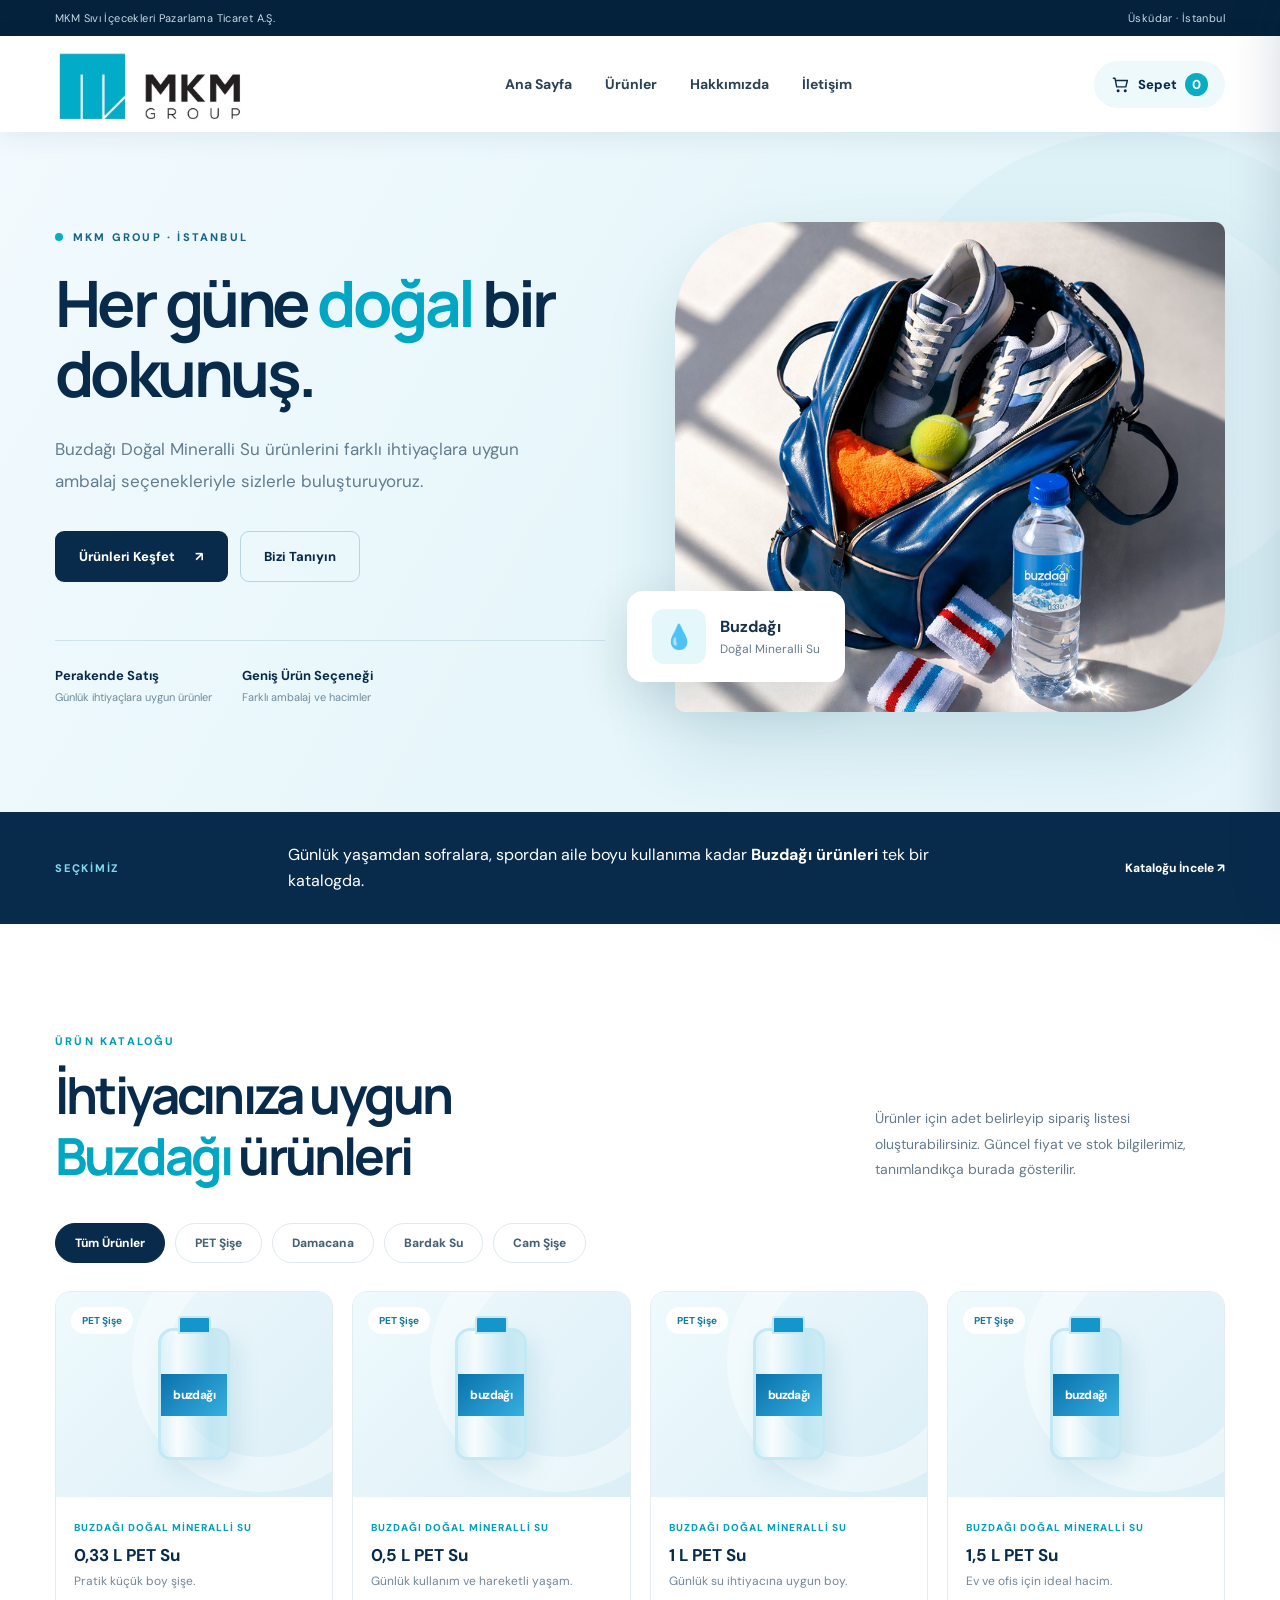
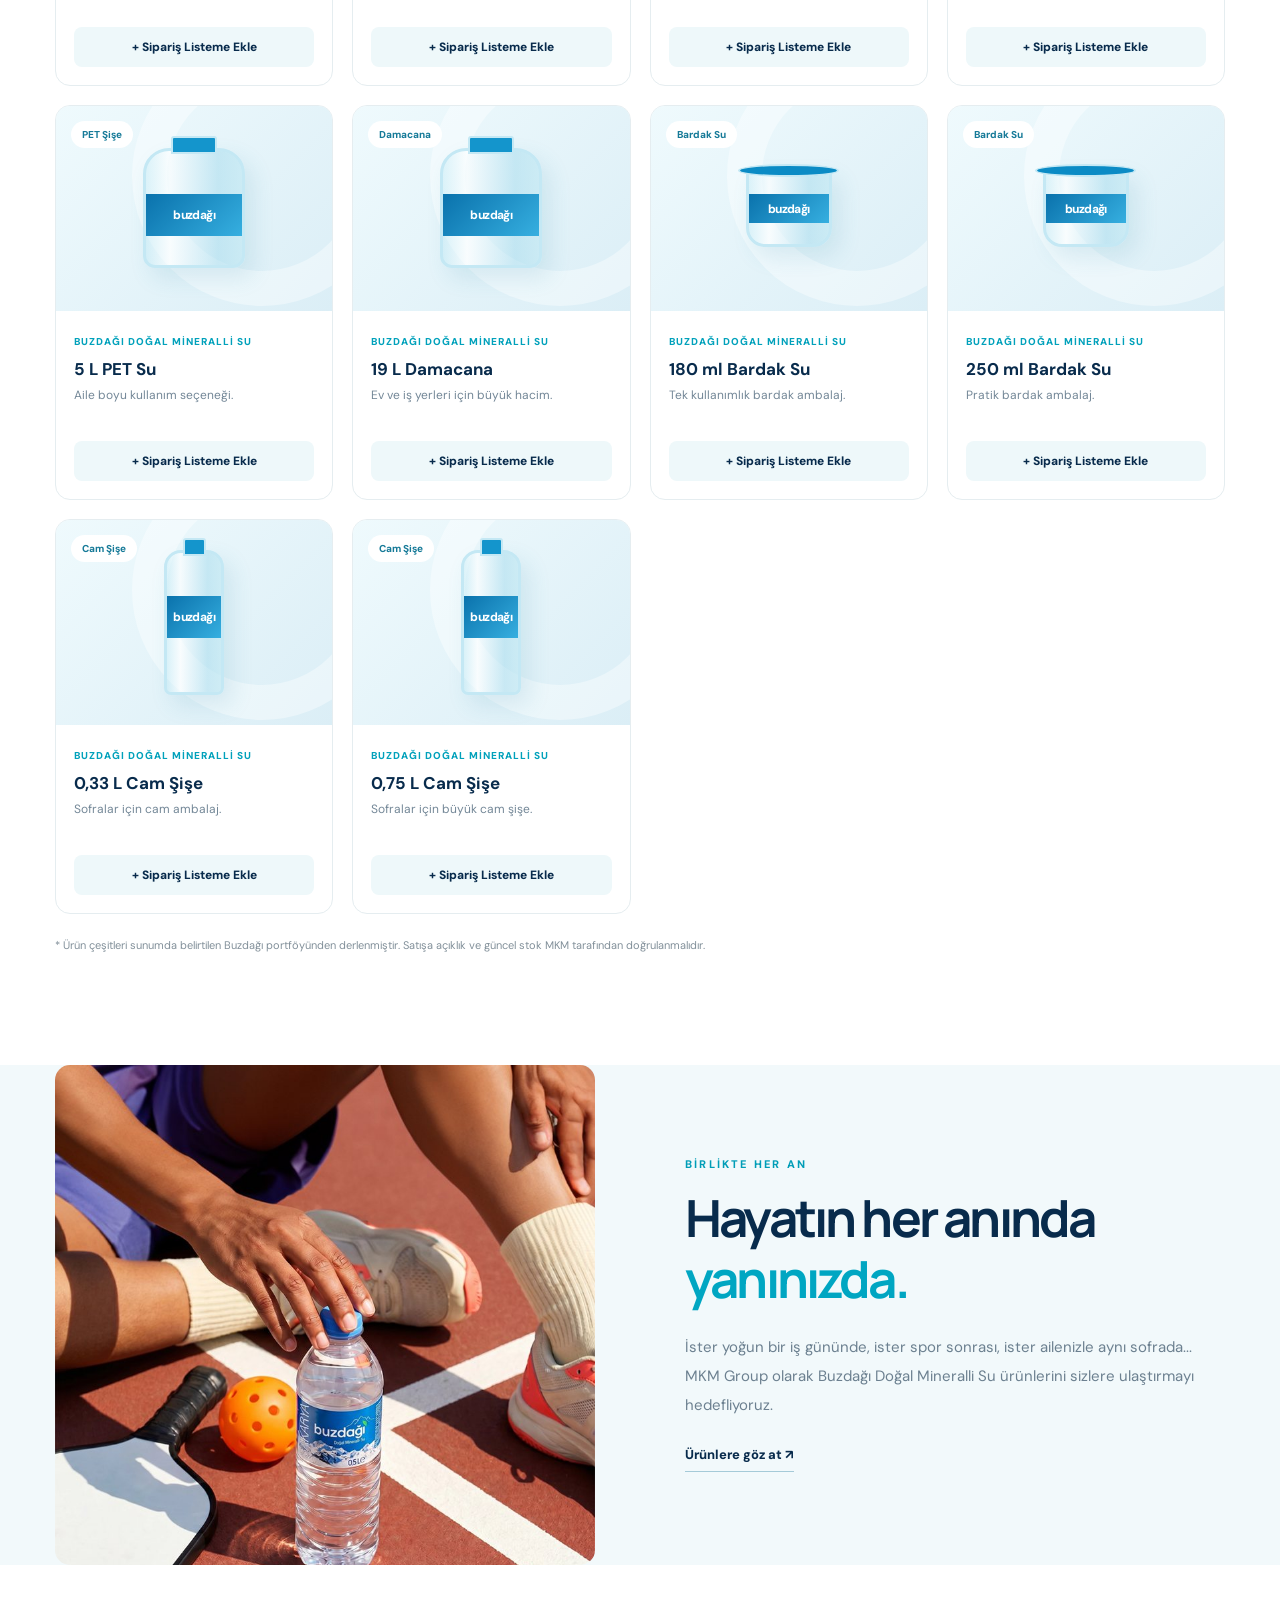
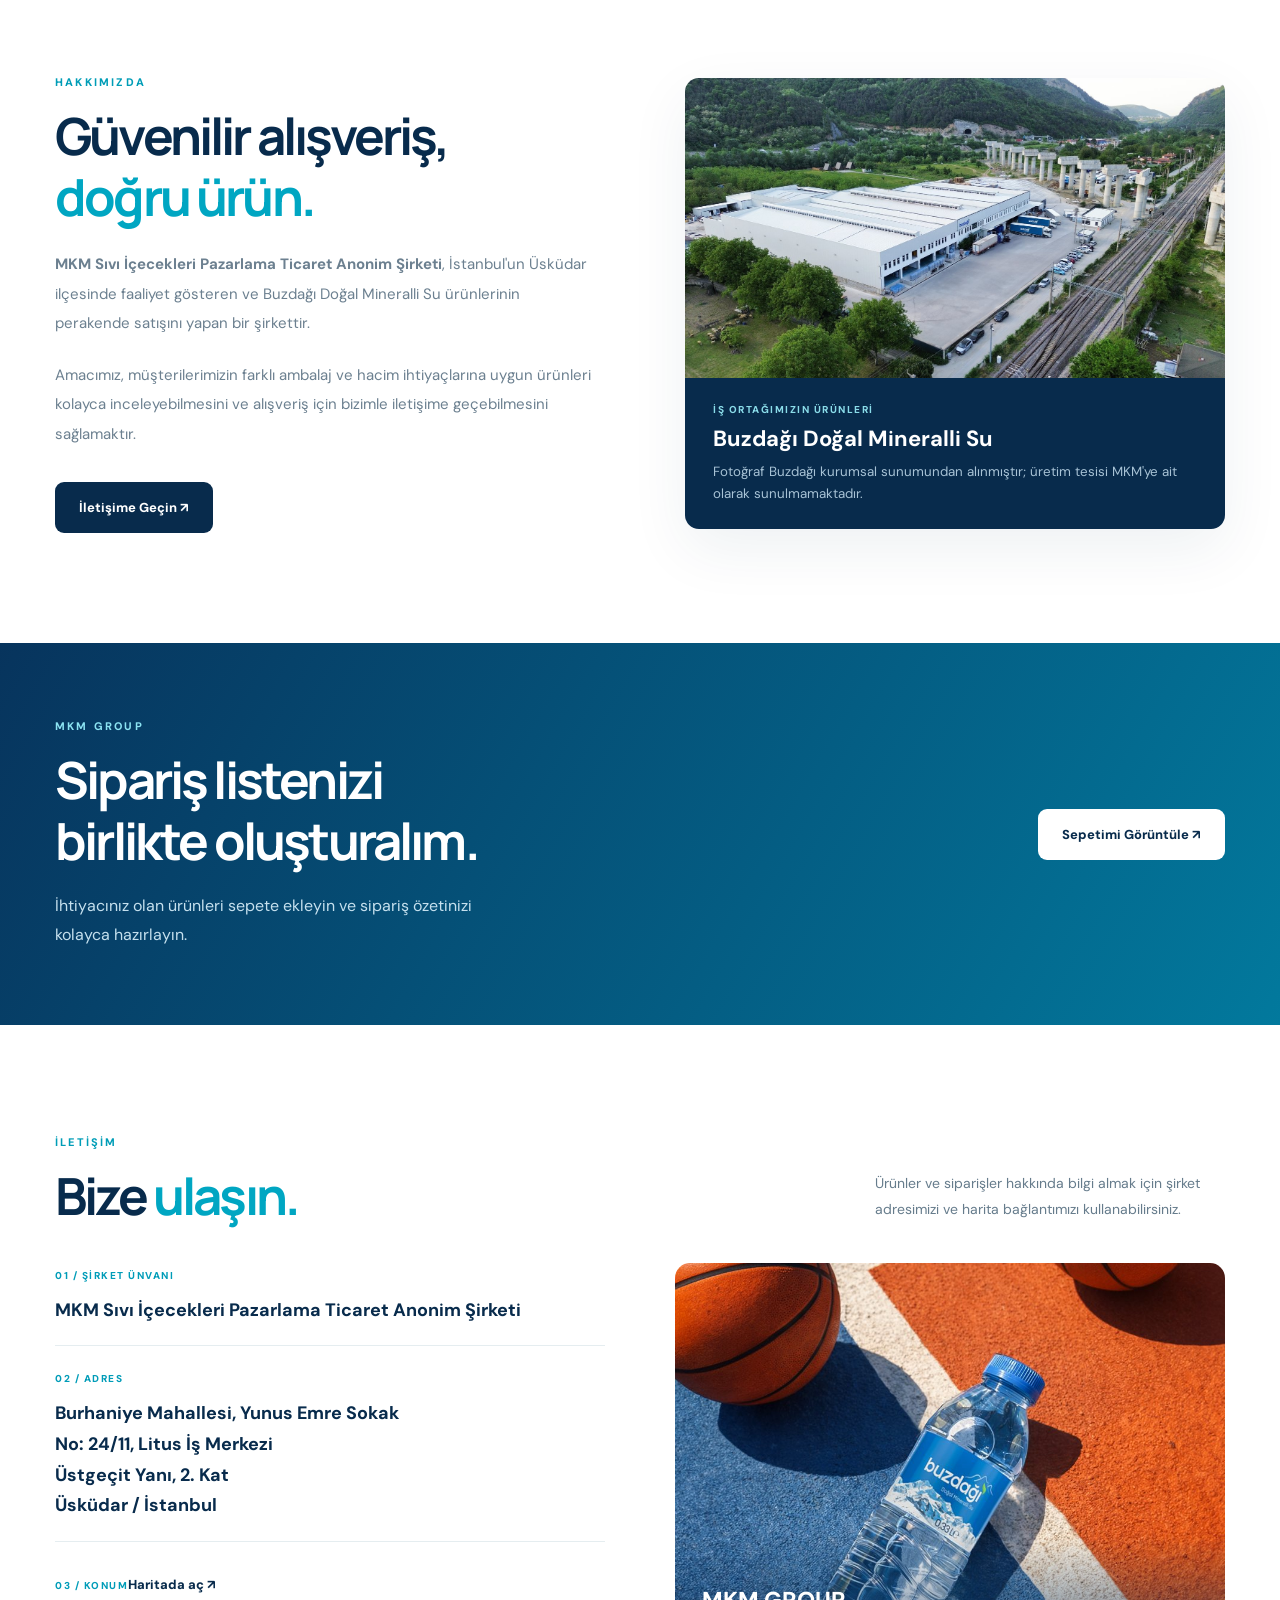
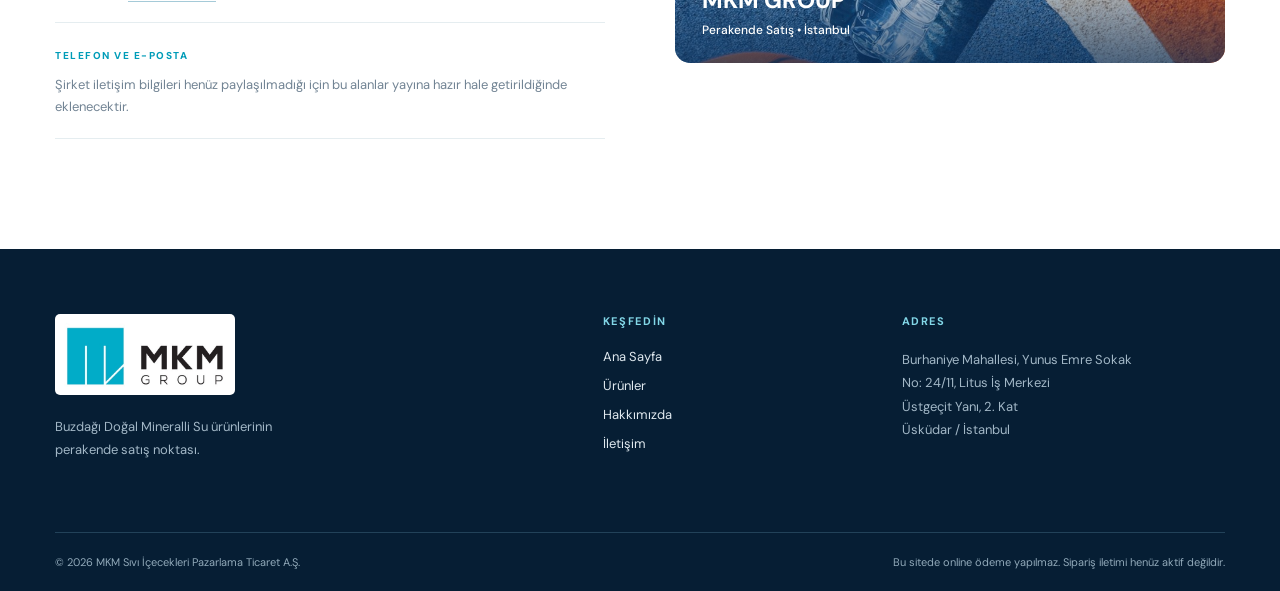
<file: index.html>
<!doctype html><html lang="tr"><head><meta charset="UTF-8"><meta name="viewport" content="width=device-width, initial-scale=1"><meta name="theme-color" content="#08335b"><meta name="description" content="MKM Sıvı İçecekleri Pazarlama Ticaret A.Ş. — Buzdağı Doğal Mineralli Su ürünleri perakende satış kataloğu. MKM Sıvı İçecekleri, Üsküdar / İstanbul."><title>MKM Sıvı İçecekleri | Buzdağı Doğal Mineralli Su</title><link rel="stylesheet" href="style.css"></head><body>
<div class="topbar"><div class="container">MKM Sıvı İçecekleri Pazarlama Ticaret A.Ş. <span>Üsküdar · İstanbul</span></div></div>
<header class="site-header"><div class="container nav"><a href="#anasayfa" class="logo" aria-label="MKM Group anasayfa"><img src="assets/mkm-logo.png" alt="MKM Group"></a><nav id="navigation"><a href="#anasayfa">Ana Sayfa</a><a href="#urunler">Ürünler</a><a href="#hakkimizda">Hakkımızda</a><a href="#iletisim">İletişim</a></nav><div class="nav-actions"><button class="cart-button" id="cartToggle" aria-label="Sepeti aç"><svg viewBox="0 0 24 24"><path d="M3 4h2l2.2 11h11.5l2-8H6M9 21a1 1 0 1 1 0-2 1 1 0 0 1 0 2m9 0a1 1 0 1 1 0-2 1 1 0 0 1 0 2"/></svg> Sepet <span id="cartCount">0</span></button><button class="menu-toggle" id="menuToggle" aria-label="Menüyü aç">☰</button></div></div></header>
<main><section id="anasayfa" class="hero"><div class="container hero-grid"><div class="hero-copy"><div class="eyebrow"><span class="dot"></span> MKM GROUP · İSTANBUL</div><h1>Her güne <em>doğal</em> bir dokunuş.</h1><p>Buzdağı Doğal Mineralli Su ürünlerini farklı ihtiyaçlara uygun ambalaj seçenekleriyle sizlerle buluşturuyoruz.</p><div class="hero-actions"><a class="btn primary" href="#urunler">Ürünleri Keşfet <span>↗</span></a><a class="btn outline" href="#hakkimizda">Bizi Tanıyın</a></div><div class="trust-row"><div><b>Perakende Satış</b><small>Günlük ihtiyaçlara uygun ürünler</small></div><div><b>Geniş Ürün Seçeneği</b><small>Farklı ambalaj ve hacimler</small></div></div></div><div class="hero-visual"><img src="assets/aktif-yasam.jpg" alt="Buzdağı su ve aktif yaşam"><div class="floating-tag"><span>💧</span><div><strong>Buzdağı</strong><small>Doğal Mineralli Su</small></div></div></div></div><span class="hero-orb" aria-hidden="true"></span></section>
<section class="intro-band"><div class="container intro-inner"><span>SEÇKİMİZ</span><p>Günlük yaşamdan sofralara, spordan aile boyu kullanıma kadar <b>Buzdağı ürünleri</b> tek bir katalogda.</p><a href="#urunler">Kataloğu İncele ↗</a></div></section>
<section id="urunler" class="section catalog"><div class="container"><div class="section-head"><div><div class="eyebrow turquoise">ÜRÜN KATALOĞU</div><h2>İhtiyacınıza uygun<br><em>Buzdağı</em> ürünleri</h2></div><p>Ürünler için adet belirleyip sipariş listesi oluşturabilirsiniz. Güncel fiyat ve stok bilgilerimiz, tanımlandıkça burada gösterilir.</p></div><div class="filters" role="group" aria-label="Ürün kategorileri"><button class="filter active" data-filter="all">Tüm Ürünler</button><button class="filter" data-filter="pet">PET Şişe</button><button class="filter" data-filter="damacana">Damacana</button><button class="filter" data-filter="bardak">Bardak Su</button><button class="filter" data-filter="cam">Cam Şişe</button></div><div id="productGrid" class="product-grid"></div><p class="note">* Ürün çeşitleri sunumda belirtilen Buzdağı portföyünden derlenmiştir. Satışa açıklık ve güncel stok MKM tarafından doğrulanmalıdır.</p></div></section>
<section class="feature" id="marka"><div class="container feature-grid"><div class="feature-image"><img src="assets/spor-su.jpg" alt="Buzdağı su ile spor yapan kişiler"></div><div class="feature-copy"><div class="eyebrow turquoise">BİRLİKTE HER AN</div><h2>Hayatın her anında <em>yanınızda.</em></h2><p>İster yoğun bir iş gününde, ister spor sonrası, ister ailenizle aynı sofrada... MKM Group olarak Buzdağı Doğal Mineralli Su ürünlerini sizlere ulaştırmayı hedefliyoruz.</p><a class="text-link" href="#urunler">Ürünlere göz at <span>↗</span></a></div></div></section>
<section id="hakkimizda" class="section about"><div class="container about-grid"><div><div class="eyebrow turquoise">HAKKIMIZDA</div><h2>Güvenilir alışveriş,<br><em>doğru ürün.</em></h2><p><strong>MKM Sıvı İçecekleri Pazarlama Ticaret Anonim Şirketi</strong>, İstanbul'un Üsküdar ilçesinde faaliyet gösteren ve Buzdağı Doğal Mineralli Su ürünlerinin perakende satışını yapan bir şirkettir.</p><p>Amacımız, müşterilerimizin farklı ambalaj ve hacim ihtiyaçlarına uygun ürünleri kolayca inceleyebilmesini ve alışveriş için bizimle iletişime geçebilmesini sağlamaktır.</p><a class="btn primary" href="#iletisim">İletişime Geçin ↗</a></div><div class="about-card"><img src="assets/tesis.jpg" alt="Buzdağı üretim tesisinden görünüm"><div class="about-card-foot"><span>İŞ ORTAĞIMIZIN ÜRÜNLERİ</span><strong>Buzdağı Doğal Mineralli Su</strong><small>Fotoğraf Buzdağı kurumsal sunumundan alınmıştır; üretim tesisi MKM'ye ait olarak sunulmamaktadır.</small></div></div></div></section>
<section class="cta"><div class="container cta-inner"><div><div class="eyebrow light">MKM GROUP</div><h2>Sipariş listenizi<br>birlikte oluşturalım.</h2><p>İhtiyacınız olan ürünleri sepete ekleyin ve sipariş özetinizi kolayca hazırlayın.</p></div><button class="btn white" id="ctaCart">Sepetimi Görüntüle ↗</button></div></section>
<section id="iletisim" class="section contact"><div class="container"><div class="section-head"><div><div class="eyebrow turquoise">İLETİŞİM</div><h2>Bize <em>ulaşın.</em></h2></div><p>Ürünler ve siparişler hakkında bilgi almak için şirket adresimizi ve harita bağlantımızı kullanabilirsiniz.</p></div><div class="contact-grid"><div class="contact-info"><div class="contact-item"><span>01 / ŞİRKET ÜNVANI</span><h3>MKM Sıvı İçecekleri Pazarlama Ticaret Anonim Şirketi</h3></div><div class="contact-item"><span>02 / ADRES</span><h3>Burhaniye Mahallesi, Yunus Emre Sokak<br>No: 24/11, Litus İş Merkezi<br>Üstgeçit Yanı, 2. Kat<br>Üsküdar / İstanbul</h3></div><div class="contact-item"><span>03 / KONUM</span><a class="text-link" href="https://www.google.com/maps/search/?api=1&amp;query=Burhaniye+Mahallesi+Yunus+Emre+Sokak+No+24%2F11+Litus+Is+Merkezi+Uskudar+Istanbul" target="_blank" rel="noopener">Haritada aç ↗</a></div><div class="contact-item muted"><span>TELEFON VE E-POSTA</span><p>Şirket iletişim bilgileri henüz paylaşılmadığı için bu alanlar yayına hazır hale getirildiğinde eklenecektir.</p></div></div><div class="contact-photo"><img src="assets/basketbol.jpg" alt="Buzdağı doğal mineralli su ürün fotoğrafı"><div class="contact-photo-label">MKM GROUP <small>Perakende Satış • İstanbul</small></div></div></div></div></section></main>
<footer><div class="container footer-grid"><div><img class="footer-logo" src="assets/mkm-logo.png" alt="MKM Group"><p>Buzdağı Doğal Mineralli Su ürünlerinin perakende satış noktası.</p></div><div><strong>KEŞFEDİN</strong><a href="#anasayfa">Ana Sayfa</a><a href="#urunler">Ürünler</a><a href="#hakkimizda">Hakkımızda</a><a href="#iletisim">İletişim</a></div><div><strong>ADRES</strong><p>Burhaniye Mahallesi, Yunus Emre Sokak<br>
No: 24/11, Litus İş Merkezi<br>
Üstgeçit Yanı, 2. Kat<br>
Üsküdar / İstanbul</p></div></div><div class="container footer-bottom"><span>© <span id="year"></span> MKM Sıvı İçecekleri Pazarlama Ticaret A.Ş.</span><span>Bu sitede online ödeme yapılmaz. Sipariş iletimi henüz aktif değildir.</span></div></footer>
<div class="scrim" id="scrim" hidden></div><aside class="cart-drawer" id="cartDrawer" aria-label="Sipariş sepeti" aria-hidden="true"><div class="cart-head"><div><small>MKM GROUP</small><h2>Sipariş Listem</h2></div><button id="cartClose" aria-label="Sepeti kapat">✕</button></div><div class="cart-lines" id="cartLines"></div><div class="cart-footer"><p>Bu sepet fiyat hesaplamaz; MKM'ye otomatik sipariş göndermez.</p><button class="btn primary wide" id="copyOrder">Sipariş Listesini Kopyala</button><button class="btn outline wide" id="downloadOrder">Listeyi TXT Olarak Kaydet</button><span class="copy-state" id="copyState" role="status"></span></div></aside>
<script src="config.js"></script><script src="app.js"></script></body></html>
</file>
<file: style.css>
@import url('https://fonts.googleapis.com/css2?family=DM+Sans:wght@400;500;600;700;800&family=Manrope:wght@400;500;600;700;800&display=swap');
:root{--navy:#082b4c;--deep:#05223c;--cyan:#08adc3;--bright:#1fb4d3;--text:#16314a;--muted:#667c8c;--pale:#f4f9fb;--line:#e5edf0}*{box-sizing:border-box}html{scroll-behavior:smooth}body{margin:0;font-family:'DM Sans',Arial,sans-serif;color:var(--text);background:#fff}button,a{font:inherit}button{cursor:pointer}a{text-decoration:none;color:inherit}img{max-width:100%;display:block}.container{width:min(1170px,calc(100% - 48px));margin-inline:auto}.topbar{height:36px;background:var(--deep);color:#c7d9e6;font-size:11px;letter-spacing:.035em}.topbar .container{display:flex;justify-content:space-between;align-items:center;height:100%}.site-header{height:96px;background:#fff;position:sticky;top:0;z-index:20;box-shadow:0 4px 25px #0c335015}.nav{height:100%;display:flex;align-items:center;justify-content:space-between;gap:35px}.logo{width:207px;flex-shrink:0}.logo img{width:100%;height:75px;object-fit:contain;object-position:left}.nav nav{display:flex;gap:33px;align-items:center}.nav nav a{font-size:14px;font-weight:700;color:#2b4257;transition:.2s}.nav nav a:hover,.text-link:hover{color:var(--cyan)}.nav-actions{display:flex;align-items:center;gap:10px}.cart-button{background:#edf9fb;border:0;color:var(--navy);border-radius:100px;padding:12px 17px;display:flex;gap:8px;align-items:center;font-weight:800;font-size:13px}.cart-button svg{width:19px;fill:none;stroke:currentColor;stroke-width:1.8;stroke-linecap:round;stroke-linejoin:round}.cart-button span{background:var(--cyan);color:#fff;min-width:23px;height:23px;display:grid;place-items:center;border-radius:50%}.menu-toggle{display:none;border:0;background:#eaf8fb;border-radius:9px;padding:10px 13px}.hero{background:linear-gradient(120deg,#f2fafe,#e6f6fa 55%,#e4f4fa);position:relative;overflow:hidden;padding:90px 0 100px}.hero-grid{display:grid;grid-template-columns:1fr 1fr;align-items:center;gap:70px;position:relative;z-index:1}.eyebrow{font-weight:800;letter-spacing:.2em;font-size:11px;color:#176587;display:flex;gap:10px;align-items:center}.eyebrow.turquoise{color:#009db7}.eyebrow.light{color:#8be3f2}.dot{width:8px;height:8px;border-radius:50%;background:var(--cyan)}h1,h2,h3,p{margin-top:0}h1,h2{font-family:Manrope,Arial,sans-serif;color:var(--navy);letter-spacing:-.055em}h1{font-size:clamp(45px,5vw,76px);line-height:1.1;margin:24px 0}h1 em,h2 em{color:#00a6c2;font-style:normal}.hero-copy>p{font-size:17px;color:#637d8e;line-height:1.9;max-width:470px}.hero-actions{display:flex;gap:12px;flex-wrap:wrap;margin-top:34px}.btn{border:1px solid transparent;border-radius:9px;display:inline-flex;align-items:center;justify-content:center;gap:20px;min-height:51px;padding:14px 23px;font-size:13px;font-weight:800;transition:.2s}.btn:hover{transform:translateY(-2px)}.btn.primary{background:var(--navy);color:#fff}.btn.outline{border-color:#b8d5df;color:var(--navy);background:transparent}.btn.white{background:white;color:var(--navy)}.trust-row{border-top:1px solid #cde2e9;display:flex;gap:30px;margin-top:58px;padding-top:26px}.trust-row>div{max-width:210px}.trust-row b{display:block;color:var(--navy);font-size:13px}.trust-row small{display:block;color:#708b9c;font-size:11px;margin-top:6px}.hero-visual{height:490px;position:relative;border-radius:100px 10px 100px 10px;overflow:visible}.hero-visual>img{width:100%;height:100%;object-fit:cover;object-position:center 45%;border-radius:100px 10px 100px 10px;box-shadow:0 30px 70px #2d748330}.floating-tag{position:absolute;left:-48px;bottom:30px;border-radius:16px;background:white;box-shadow:0 15px 50px #163c5428;padding:18px 25px;display:flex;align-items:center;gap:14px}.floating-tag>span{background:#e4f8fc;padding:12px;border-radius:12px;font-size:24px}.floating-tag strong,.floating-tag small{display:block}.floating-tag small{font-size:12px;color:var(--muted);margin-top:4px}.hero-orb{position:absolute;right:-10%;top:0;width:540px;height:540px;border:80px solid #d5f0f6;border-radius:50%;opacity:.5}.intro-band{background:var(--navy);color:#fff}.intro-inner{min-height:112px;display:flex;align-items:center;justify-content:space-between;gap:40px}.intro-inner>span{white-space:nowrap;font-size:11px;letter-spacing:.16em;color:#82d9eb;font-weight:800}.intro-inner p{font-size:16px;line-height:1.6;margin:0;flex:1;max-width:670px}.intro-inner a{font-size:12px;font-weight:800;white-space:nowrap}.section{padding:110px 0}.section-head{display:flex;align-items:end;justify-content:space-between;gap:30px;margin-bottom:36px}.section-head h2,.feature h2,.about h2,.cta h2{font-size:clamp(36px,4vw,53px);line-height:1.2;margin:16px 0 0}.section-head>p{font-size:14px;line-height:1.8;max-width:350px;color:var(--muted);margin-bottom:5px}.filters{display:flex;gap:10px;margin-bottom:28px;flex-wrap:wrap}.filter{border:1px solid #dfeaf0;border-radius:100px;background:white;color:#466375;padding:11px 19px;font-size:12px;font-weight:800}.filter.active,.filter:hover{background:var(--navy);border-color:var(--navy);color:#fff}.product-grid{display:grid;grid-template-columns:repeat(4,minmax(0,1fr));gap:19px}.product-card{border:1px solid var(--line);border-radius:15px;overflow:hidden;transition:.2s;background:#fff}.product-card:hover{box-shadow:0 13px 40px #123b521c;transform:translateY(-4px)}.product-art{height:205px;display:grid;place-items:center;background:linear-gradient(135deg,#effafd,#dbeef6);position:relative;overflow:hidden}.product-art:before{content:'';position:absolute;width:190px;height:190px;border:35px solid #ffffff60;border-radius:50%;right:-60px;top:-60px}.bottle-shape{width:72px;height:132px;border:3px solid #c4e8f4;background:linear-gradient(90deg,#a6e0f04d,#fff9 25%,#8ad0e75e 75%,#c0e7f2ad);border-radius:15px 15px 12px 12px;position:relative;box-shadow:8px 10px 22px #3692ad22;display:grid;place-items:center}.bottle-shape:before{content:'';position:absolute;top:-15px;width:29px;height:14px;border-radius:3px 3px 0 0;background:#1495cc;border:2px solid #c4e8f4}.bottle-shape:after{content:'buzdağı';display:grid;place-items:center;position:absolute;top:43px;width:100%;height:42px;background:linear-gradient(135deg,#0a72ac,#36afe0);color:white;font-size:12px;letter-spacing:-.05em;font-weight:800}.bottle-shape.big{width:102px;height:120px;border-radius:26px 26px 12px 12px}.bottle-shape.big:before{width:42px}.bottle-shape.cup{width:86px;height:78px;border-radius:5px 5px 19px 19px}.bottle-shape.cup:before{width:97px;height:9px;top:-8px;border-radius:50%;background:#0b8bc5}.bottle-shape.cup:after{top:22px;height:29px}.bottle-shape.glass{height:145px;width:60px;border-radius:17px 17px 7px 7px}.bottle-shape.glass:before{width:19px}.product-tag{position:absolute;top:15px;left:15px;background:white;color:#167a98;border-radius:30px;font-size:10px;font-weight:800;padding:7px 11px}.product-detail{padding:18px}.product-detail small{font-size:10px;font-weight:800;letter-spacing:.1em;color:#01a1bb}.product-detail h3{font-size:17px;color:var(--navy);margin:8px 0 6px}.product-detail p{font-size:12px;line-height:1.6;color:#738797;min-height:40px;margin:0 0 15px}.add{background:#eef8fa;color:var(--navy);border:0;border-radius:8px;font-weight:800;font-size:12px;width:100%;padding:12px}.add:hover{background:#cceef4}.note{font-size:11px;color:#82909a;line-height:1.7;margin:22px 0 0}.feature{background:#f2f9fb}.feature-grid{display:grid;grid-template-columns:1fr 1fr;gap:90px;align-items:center}.feature-image{height:500px;overflow:hidden;border-radius:15px}.feature-image img{width:100%;height:100%;object-fit:cover}.feature-copy>p,.about p{color:#6c8090;line-height:1.95;font-size:15px;margin:23px 0}.text-link{display:inline-block;color:var(--navy);font-size:13px;font-weight:800;border-bottom:1px solid #a5cad8;padding-bottom:8px}.about-grid{display:grid;grid-template-columns:1fr 1fr;gap:90px;align-items:center}.about .btn{margin-top:10px}.about-card{border-radius:14px;overflow:hidden;box-shadow:0 20px 60px #153b5212}.about-card img{width:100%;height:300px;object-fit:cover}.about-card-foot{background:var(--navy);padding:25px 28px;color:#fff}.about-card-foot span{display:block;color:#8adce9;letter-spacing:.15em;font-size:10px;font-weight:800}.about-card-foot strong{display:block;font-size:22px;margin:8px 0}.about-card-foot small{display:block;color:#a7c2d5;line-height:1.6}.cta{background:linear-gradient(120deg,#07345d,#02799d);color:#fff;padding:76px 0}.cta-inner{display:flex;justify-content:space-between;align-items:center;gap:40px}.cta h2{color:#fff;margin-top:16px}.cta p{color:#c5e0ee;max-width:460px;line-height:1.8;margin:20px 0 0}.contact-grid{display:grid;grid-template-columns:1fr 1fr;gap:70px}.contact-item{border-bottom:1px solid #e5edf0;padding:20px 0}.contact-item:first-child{padding-top:0}.contact-item span{color:#009cb8;font-size:10px;letter-spacing:.15em;font-weight:800}.contact-item h3{font-size:18px;line-height:1.7;color:var(--navy);margin:11px 0 0}.contact-item p{margin:10px 0 0;font-size:13px;color:#728494;line-height:1.7}.contact-item .text-link{margin-top:14px}.contact-photo{position:relative;height:400px;border-radius:15px;overflow:hidden}.contact-photo img{height:100%;width:100%;object-fit:cover}.contact-photo-label{position:absolute;bottom:0;left:0;right:0;background:linear-gradient(transparent,#0c315aba);color:white;padding:50px 27px 25px;font-size:23px;font-weight:800}.contact-photo-label small{display:block;font-size:12px;font-weight:500;margin-top:7px}footer{background:#061e34;color:white;padding-top:65px}.footer-grid{display:grid;grid-template-columns:2fr 1fr 1.3fr;gap:50px;padding-bottom:58px}.footer-logo{width:180px;background:#fff;padding:8px;border-radius:5px}.footer-grid p{color:#a2b7c6;font-size:13px;line-height:1.8;max-width:270px;margin-top:20px}.footer-grid strong{color:#83d8e8;font-size:11px;letter-spacing:.15em;display:block;margin-bottom:20px}.footer-grid a{font-size:13px;display:block;margin:12px 0;color:#e0e9ef}.footer-bottom{border-top:1px solid #224259;padding:22px 0;display:flex;justify-content:space-between;gap:20px;flex-wrap:wrap;font-size:11px;color:#91a9b9}.scrim{position:fixed;inset:0;background:#001a2d88;z-index:30}.scrim[hidden]{display:none}.cart-drawer{position:fixed;right:0;top:0;bottom:0;width:min(440px,100%);background:#fff;z-index:31;box-shadow:-20px 0 50px #05264230;transform:translateX(105%);transition:transform .25s;display:flex;flex-direction:column}.cart-drawer.open{transform:translateX(0)}.cart-head{display:flex;justify-content:space-between;align-items:start;padding:28px;border-bottom:1px solid var(--line)}.cart-head small{color:#0b9fb6;font-size:10px;letter-spacing:.2em;font-weight:800}.cart-head h2{font-size:26px;margin:7px 0 0}.cart-head button{border:0;background:#edf7fa;border-radius:10px;padding:10px 14px}.cart-lines{flex:1;overflow:auto;padding:20px 28px}.cart-empty{text-align:center;color:#7f909b;margin-top:70px;font-size:14px;line-height:1.8}.cart-line{padding:17px 0;border-bottom:1px solid var(--line);display:flex;justify-content:space-between;align-items:center;gap:12px}.cart-line b{font-size:14px}.cart-line small{display:block;margin-top:4px;color:#7c8e9c}.qty{display:flex;gap:9px;align-items:center}.qty button{width:29px;height:29px;border-radius:7px;border:1px solid #d6e7ee;background:#f4f9fb}.qty span{min-width:16px;text-align:center;font-size:13px;font-weight:800}.cart-footer{padding:25px 28px;border-top:1px solid var(--line)}.cart-footer p{font-size:12px;line-height:1.7;color:#7a8e9b;margin-bottom:18px}.wide{width:100%;margin-bottom:10px}.copy-state{display:block;text-align:center;color:#09859a;font-size:12px;min-height:20px;margin-top:6px}
@media(max-width:1000px){.hero-grid,.feature-grid,.about-grid{gap:40px}.product-grid{grid-template-columns:repeat(3,1fr)}.nav nav{gap:19px}.logo{width:160px}.hero-visual{height:420px}.floating-tag{left:-15px}}@media(max-width:760px){.container{width:min(100% - 34px,1170px)}.topbar{font-size:9px}.topbar .container{gap:12px}.site-header{height:75px}.logo{width:155px}.logo img{height:62px}.menu-toggle{display:block}.nav nav{display:none;position:absolute;top:75px;left:0;right:0;background:white;box-shadow:0 18px 25px #082b4c17;padding:25px;flex-direction:column;align-items:start}.nav nav.open{display:flex}.hero{padding:55px 0 65px}.hero-grid,.feature-grid,.about-grid,.contact-grid{grid-template-columns:1fr;gap:38px}.hero-grid .hero-visual{height:400px}.floating-tag{left:10px;bottom:12px}.hero-copy>p{font-size:15px}.trust-row{margin-top:35px;gap:15px}.intro-inner{padding:24px 0;display:block}.intro-inner p{margin:12px 0}.section{padding:74px 0}.section-head{display:block}.section-head>p{margin-top:20px}.product-grid{grid-template-columns:repeat(2,minmax(0,1fr));gap:12px}.product-art{height:175px}.product-detail{padding:14px}.product-detail h3{font-size:15px}.feature-image{height:340px}.about-card img{height:270px}.cta-inner{display:block}.cta-inner button{margin-top:28px}.contact-photo{height:340px}.footer-grid{grid-template-columns:1fr 1fr;gap:25px}.footer-grid>div:first-child{grid-column:1/-1}}@media(max-width:420px){.cart-button{padding:10px;font-size:0}.cart-button span{font-size:11px}.hero-grid .hero-visual{height:310px}.hero-visual>img{border-radius:60px 10px 60px 10px}.product-grid{grid-template-columns:1fr 1fr}.product-art{height:155px}.product-detail p{min-height:60px}.footer-grid{grid-template-columns:1fr 1fr}.topbar .container>span{display:none}}

/* Admin panelinden güncellenen katalog görselleri */
.catalog-image{width:100%;height:100%;object-fit:contain;padding:22px;position:absolute;inset:0;z-index:1}
.product-art{position:relative}
.product-price{display:block;margin:8px 0;color:#086c9a;font-size:1.25rem}
.stock-label{display:block;margin:5px 0 12px}
.add:disabled{opacity:.5;cursor:not-allowed}
</file>
